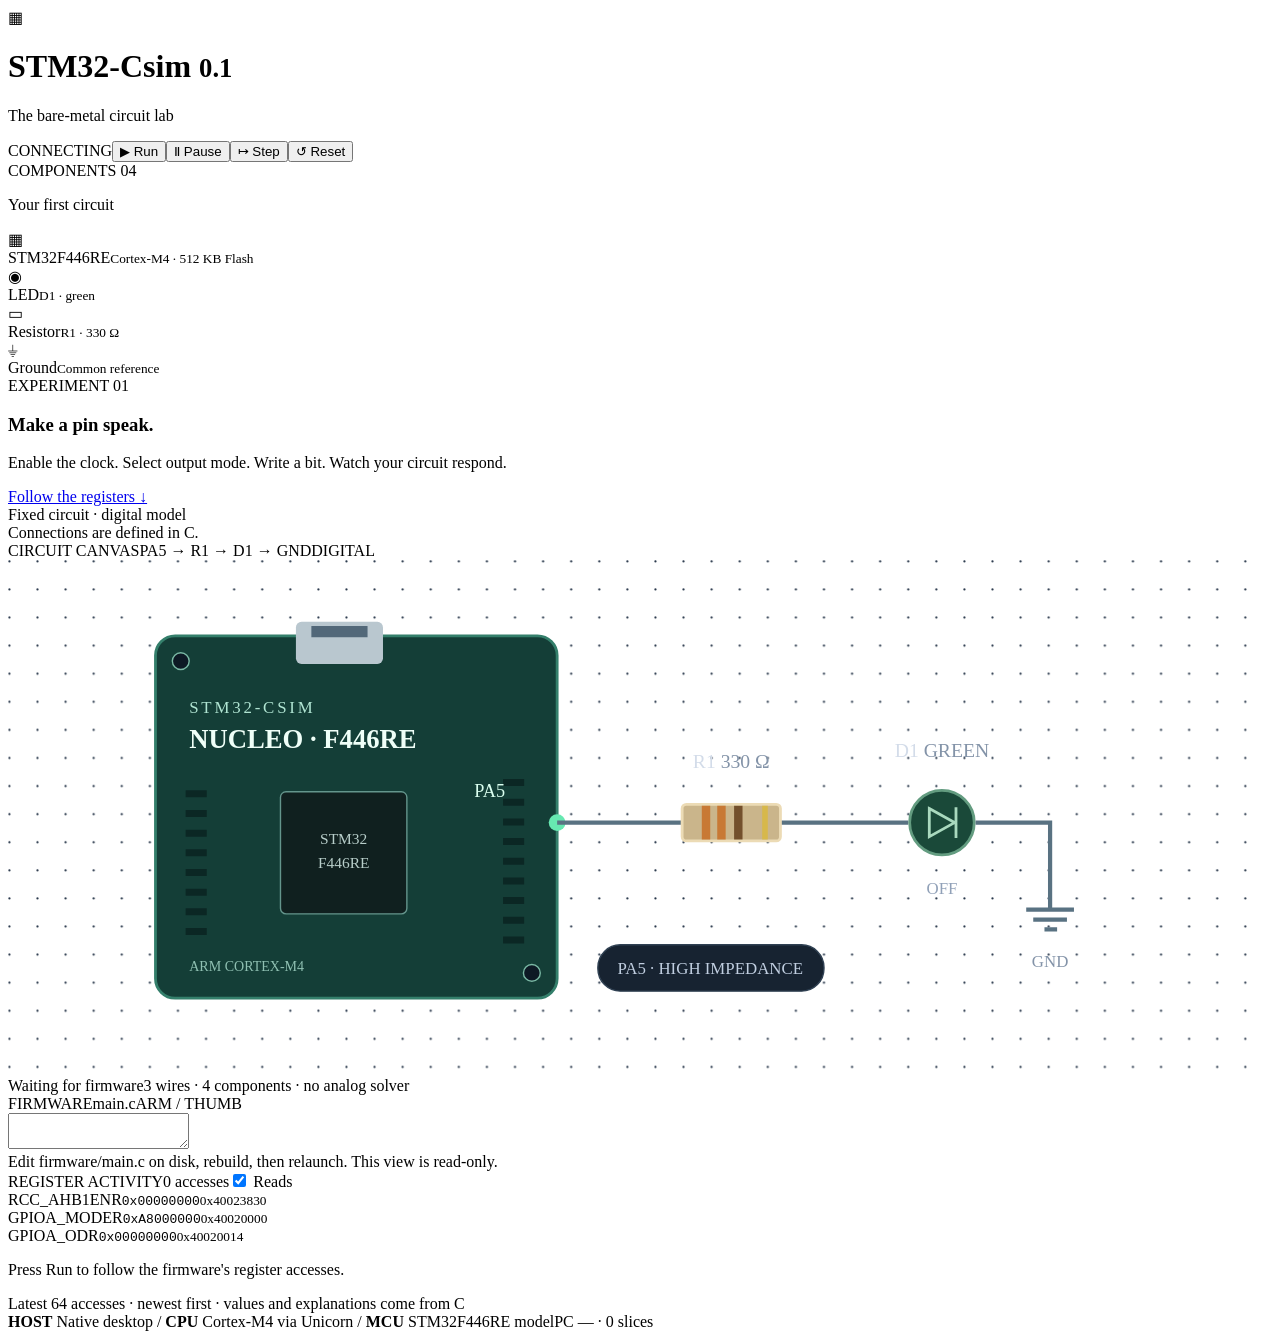
<file: web/index.html>
<!doctype html>
<html lang="en"><head><meta charset="utf-8"><meta name="viewport" content="width=device-width,initial-scale=1">
<title>STM32-Csim</title></head><body>
<header><div class="brand"><span class="brand-icon">▦</span><div><h1>STM32<span>-Csim</span> <small>0.1</small></h1><p>The bare-metal circuit lab</p></div></div>
<div class="controls"><span id="status" class="status">CONNECTING</span><button data-command="run" class="primary">▶ Run</button><button data-command="pause">Ⅱ Pause</button><button data-command="step" title="Execute one ARM instruction">↦ Step</button><button data-command="reset">↺ Reset</button></div></header>
<main>
<aside><div class="section-title">COMPONENTS <span>04</span></div><p class="muted">Your first circuit</p>
<div class="component selected"><span>▦</span><div>STM32F446RE<small>Cortex-M4 · 512 KB Flash</small></div></div>
<div class="component"><span class="green">◉</span><div>LED<small>D1 · green</small></div></div>
<div class="component"><span>▭</span><div>Resistor<small>R1 · 330 Ω</small></div></div>
<div class="component"><span>⏚</span><div>Ground<small>Common reference</small></div></div>
<div class="lesson"><span>EXPERIMENT 01</span><h3>Make a pin speak.</h3><p>Enable the clock. Select output mode. Write a bit. Watch your circuit respond.</p><a href="#activity">Follow the registers ↓</a></div>
<div class="scope-note">Fixed circuit · digital model<br>Connections are defined in C.</div></aside>
<section class="canvas-panel"><div class="panel-bar"><span>CIRCUIT CANVAS</span><span class="subtle">PA5 → R1 → D1 → GND</span><span class="tag">DIGITAL</span></div>
<svg id="circuit" viewBox="0 0 900 365" role="img" aria-label="STM32 PA5 connected through a 330 ohm resistor to a green LED and ground">
<defs><pattern id="grid" width="20" height="20" patternUnits="userSpaceOnUse"><circle cx="1" cy="1" r="0.8" fill="#243347"/></pattern><filter id="glow"><feGaussianBlur stdDeviation="9"/></filter></defs>
<rect width="900" height="365" fill="url(#grid)"/>
<g transform="translate(105 54)"><rect x="0" y="0" width="286" height="258" rx="14" fill="#143e37" stroke="#347f6b" stroke-width="2"/>
<circle cx="18" cy="18" r="6" fill="#0d1924" stroke="#7ab8a4"/><circle cx="268" cy="240" r="6" fill="#0d1924" stroke="#7ab8a4"/>
<rect x="100" y="-10" width="62" height="30" rx="4" fill="#b9c7cf"/><rect x="111" y="-7" width="40" height="8" fill="#526879"/>
<text x="24" y="55" fill="#b0e4d2" font-size="12" letter-spacing="2">STM32-CSIM</text><text x="24" y="80" fill="#effff8" font-size="19" font-weight="600">NUCLEO · F446RE</text>
<rect x="89" y="111" width="90" height="87" rx="4" fill="#10201f" stroke="#64958c"/><text x="134" y="148" text-anchor="middle" fill="#b8ceca" font-size="11">STM32</text><text x="134" y="165" text-anchor="middle" fill="#b8ceca" font-size="11">F446RE</text>
<path d="M29 110V219M255 102V219" stroke="#0b2724" stroke-width="15" stroke-dasharray="5 9"/>
<text x="24" y="239" fill="#8fc0b2" font-size="10">ARM CORTEX-M4</text><text x="227" y="115" fill="#dbfff0" font-size="13">PA5</text><circle cx="286" cy="133" r="6" fill="#67e8b1"/>
</g>
<path id="signal-wire" d="M391 187H480 M550 187H641" fill="none" stroke="#597282" stroke-width="3"/>
<rect x="480" y="174" width="70" height="26" rx="3" fill="#cab58b" stroke="#ecdbb5" stroke-width="2"/>
<path d="M497 175V199M508 175V199" stroke="#c87935" stroke-width="6"/><path d="M520 175V199" stroke="#73502c" stroke-width="6"/><path d="M539 175V199" stroke="#d7b84b" stroke-width="4"/>
<text x="515" y="148" text-anchor="middle" fill="#d3dce9" font-size="14">R1 <tspan fill="#8393a8">330 Ω</tspan></text>
<g id="led"><circle id="led-glow" cx="665" cy="187" r="35" fill="#55f4a9" opacity="0" filter="url(#glow)"/><circle id="led-body" cx="665" cy="187" r="23" fill="#1a4939" stroke="#639c80" stroke-width="2"/><path d="M656 177L674 187L656 197Z M675 176V198" stroke="#a9d9be" stroke-width="2" fill="none"/></g>
<path d="M689 187H742V249 M725 249H759 M730 256H754 M738 263H747" stroke="#597282" stroke-width="3" fill="none"/>
<text x="665" y="140" text-anchor="middle" fill="#d3dce9" font-size="14">D1 <tspan fill="#8393a8">GREEN</tspan></text>
<text id="led-label" x="665" y="238" text-anchor="middle" fill="#91a1b8" font-size="12">OFF</text><text x="742" y="290" text-anchor="middle" fill="#8393a8" font-size="12">GND</text>
<rect x="420" y="274" width="161" height="33" rx="16" fill="#172331" stroke="#304153"/><text id="pin-label" x="500" y="295" text-anchor="middle" fill="#c0cee0" font-size="12">PA5 · HIGH IMPEDANCE</text>
</svg><div class="canvas-footer"><span><i id="led-dot"></i> <span id="circuit-status">Waiting for firmware</span></span><span>3 wires · 4 components · no analog solver</span></div></section>
<section class="source-panel"><div class="panel-bar"><span>FIRMWARE</span><span class="file-tab">main.c</span><span class="tag">ARM / THUMB</span></div><textarea id="source" readonly spellcheck="false" aria-label="Compiled main.c source"></textarea><div class="source-footer">Edit firmware/main.c on disk, rebuild, then relaunch. This view is read-only.</div></section>
<section id="activity" class="activity-panel"><div class="panel-bar"><span>REGISTER ACTIVITY</span><span id="access-count" class="subtle">0 accesses</span><label><input id="reads" type="checkbox" checked> Reads</label></div>
<div class="registers"><div><span>RCC_AHB1ENR</span><code id="rcc">0x00000000</code><small>0x40023830</small></div><div><span>GPIOA_MODER</span><code id="moder">0xA8000000</code><small>0x40020000</small></div><div><span>GPIOA_ODR</span><code id="odr">0x00000000</code><small>0x40020014</small></div></div>
<div id="trace" aria-live="polite"><p class="empty">Press Run to follow the firmware's register accesses.</p></div><div class="source-footer">Latest 64 accesses · newest first · values and explanations come from C</div></section>
</main><footer><span><b>HOST</b> Native desktop <span class="divider">/</span> <b>CPU</b> Cortex-M4 via Unicorn <span class="divider">/</span> <b>MCU</b> STM32F446RE model</span><span id="execution">PC — · 0 slices</span></footer>
<div id="error" role="alert" hidden></div>
</file>
